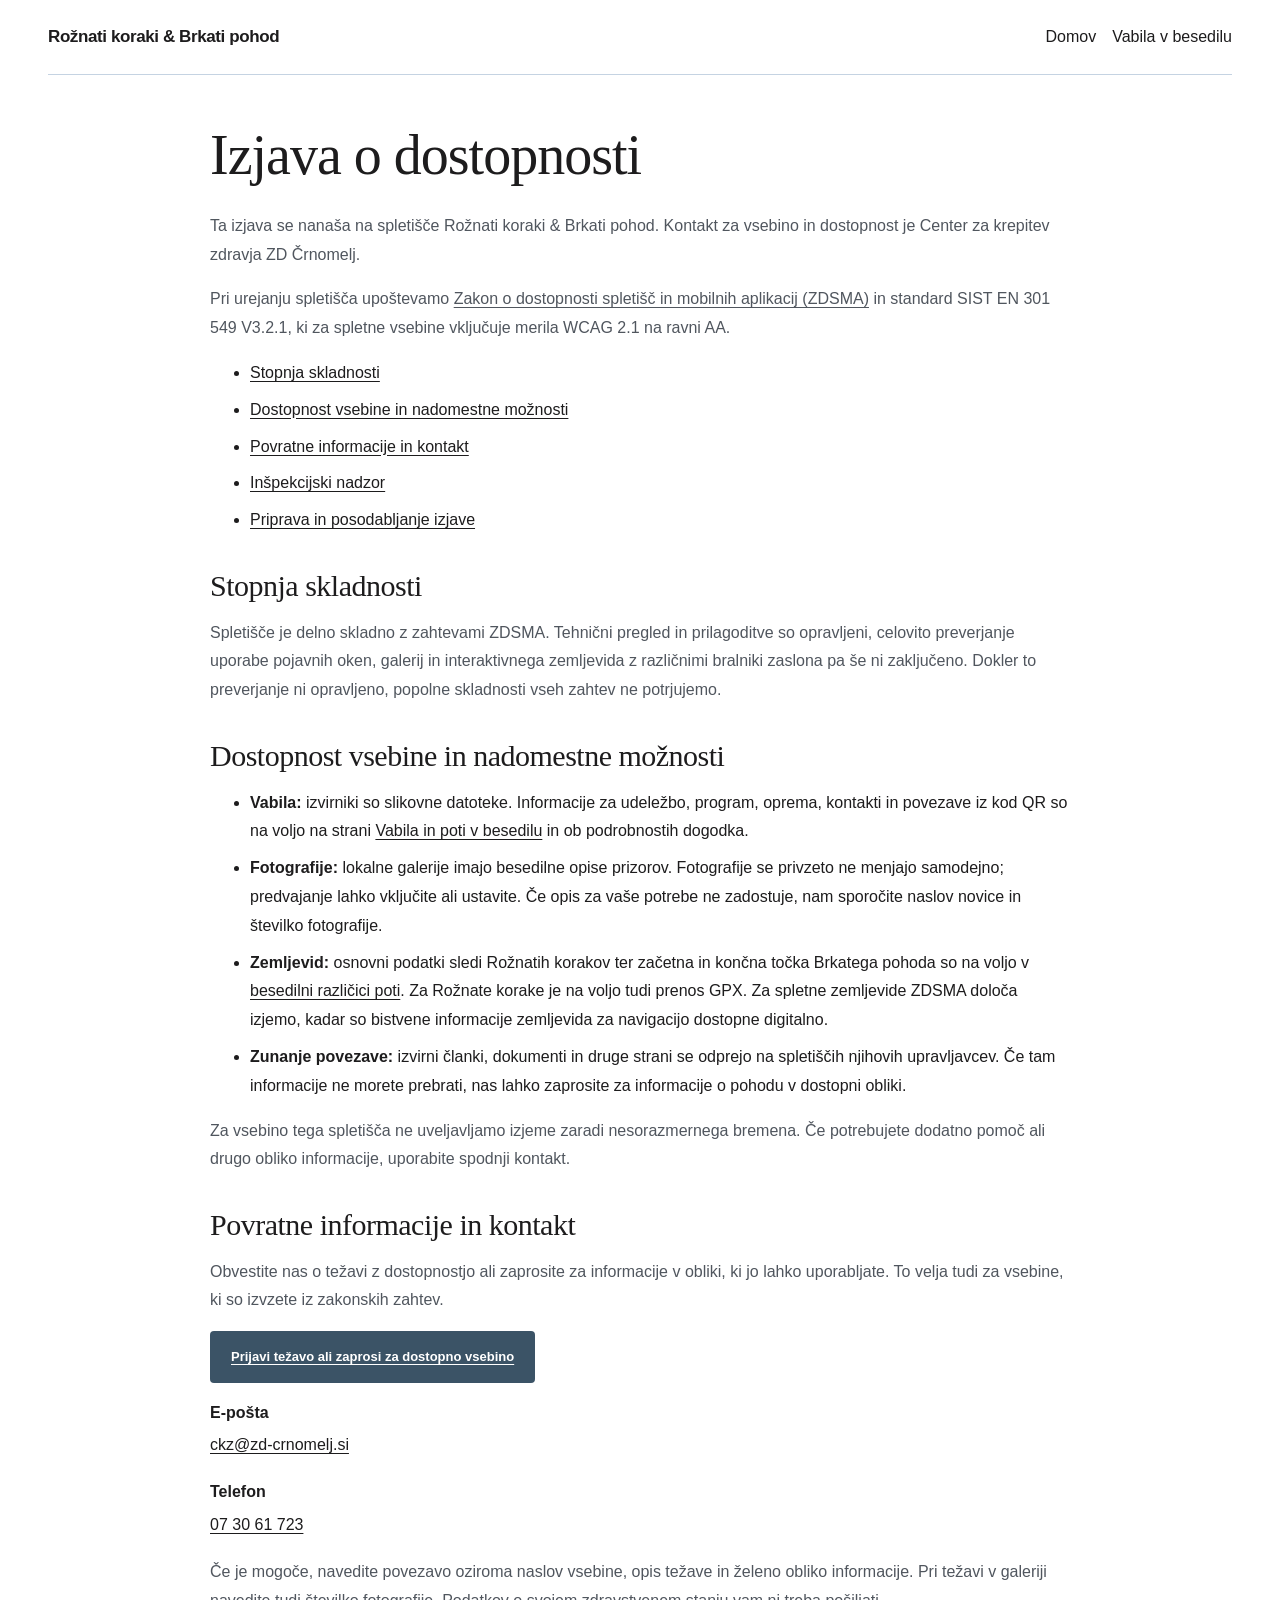
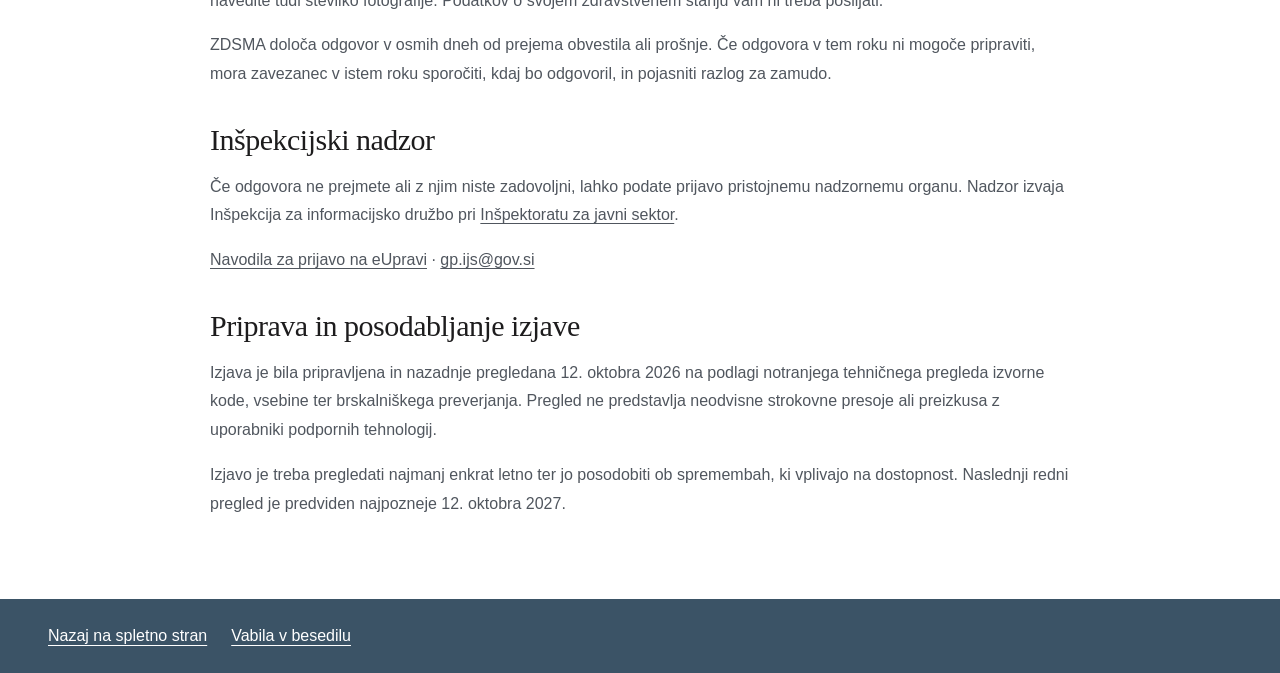
<file: public/dostopnost.html>
<!doctype html>
<html lang="sl">
<head>
  <meta charset="utf-8">
  <meta name="viewport" content="width=device-width, initial-scale=1">
  <title>Izjava o dostopnosti – Rožnati koraki &amp; Brkati pohod</title>
  <meta name="description" content="Dostopnost spletišča, nadomestne možnosti, prijava težav in informacije o nadzoru.">
  <link rel="stylesheet" href="css/styles.css?v=9">
  <link rel="stylesheet" href="css/accessibility.css?v=1">
</head>
<body>
  <a class="skip" href="#vsebina">Preskoči na vsebino</a>
  <header class="content-header wrap">
    <a class="brand" href="index.html">Rožnati koraki &amp; Brkati pohod</a>
    <nav aria-label="Glavna navigacija"><a href="index.html">Domov</a><a href="vabila.html">Vabila v besedilu</a></nav>
  </header>
  <main id="vsebina" tabindex="-1" class="content-page wrap">
    <h1>Izjava o dostopnosti</h1>
    <p>Ta izjava se nanaša na spletišče Rožnati koraki &amp; Brkati pohod. Kontakt za vsebino in dostopnost je Center za krepitev zdravja ZD Črnomelj.</p>
    <p>Pri urejanju spletišča upoštevamo <a href="https://pisrs.si/pregledPredpisa?id=ZAKO7718">Zakon o dostopnosti spletišč in mobilnih aplikacij (ZDSMA)</a> in standard SIST EN 301 549 V3.2.1, ki za spletne vsebine vključuje merila WCAG 2.1 na ravni AA.</p>
    <nav aria-label="Kazalo izjave"><ul><li><a href="#skladnost">Stopnja skladnosti</a></li><li><a href="#nadomestne-moznosti">Dostopnost vsebine in nadomestne možnosti</a></li><li><a href="#povratne-informacije">Povratne informacije in kontakt</a></li><li><a href="#nadzor">Inšpekcijski nadzor</a></li><li><a href="#priprava">Priprava in posodabljanje izjave</a></li></ul></nav>
    <section id="skladnost">
      <h2>Stopnja skladnosti</h2>
      <p>Spletišče je delno skladno z zahtevami ZDSMA. Tehnični pregled in prilagoditve so opravljeni, celovito preverjanje uporabe pojavnih oken, galerij in interaktivnega zemljevida z različnimi bralniki zaslona pa še ni zaključeno. Dokler to preverjanje ni opravljeno, popolne skladnosti vseh zahtev ne potrjujemo.</p>
    </section>
    <section id="nadomestne-moznosti">
      <h2>Dostopnost vsebine in nadomestne možnosti</h2>
      <ul>
        <li><strong>Vabila:</strong> izvirniki so slikovne datoteke. Informacije za udeležbo, program, oprema, kontakti in povezave iz kod QR so na voljo na strani <a href="vabila.html">Vabila in poti v besedilu</a> in ob podrobnostih dogodka.</li>
        <li><strong>Fotografije:</strong> lokalne galerije imajo besedilne opise prizorov. Fotografije se privzeto ne menjajo samodejno; predvajanje lahko vključite ali ustavite. Če opis za vaše potrebe ne zadostuje, nam sporočite naslov novice in številko fotografije.</li>
        <li><strong>Zemljevid:</strong> osnovni podatki sledi Rožnatih korakov ter začetna in končna točka Brkatega pohoda so na voljo v <a href="vabila.html#poti">besedilni različici poti</a>. Za Rožnate korake je na voljo tudi prenos GPX. Za spletne zemljevide ZDSMA določa izjemo, kadar so bistvene informacije zemljevida za navigacijo dostopne digitalno.</li>
        <li><strong>Zunanje povezave:</strong> izvirni članki, dokumenti in druge strani se odprejo na spletiščih njihovih upravljavcev. Če tam informacije ne morete prebrati, nas lahko zaprosite za informacije o pohodu v dostopni obliki.</li>
      </ul>
      <p>Za vsebino tega spletišča ne uveljavljamo izjeme zaradi nesorazmernega bremena. Če potrebujete dodatno pomoč ali drugo obliko informacije, uporabite spodnji kontakt.</p>
    </section>
    <section id="povratne-informacije">
      <h2>Povratne informacije in kontakt</h2>
      <p>Obvestite nas o težavi z dostopnostjo ali zaprosite za informacije v obliki, ki jo lahko uporabljate. To velja tudi za vsebine, ki so izvzete iz zakonskih zahtev.</p>
      <p><a class="button dark" href="mailto:ckz@zd-crnomelj.si?subject=Te%C5%BEava%20z%20dostopnostjo%20spleti%C5%A1%C4%8Da">Prijavi težavo ali zaprosi za dostopno vsebino</a></p>
      <dl><dt>E-pošta</dt><dd><a href="mailto:ckz@zd-crnomelj.si">ckz@zd-crnomelj.si</a></dd><dt>Telefon</dt><dd><a href="tel:+38673061723">07 30 61 723</a></dd></dl>
      <p>Če je mogoče, navedite povezavo oziroma naslov vsebine, opis težave in želeno obliko informacije. Pri težavi v galeriji navedite tudi številko fotografije. Podatkov o svojem zdravstvenem stanju vam ni treba pošiljati.</p>
      <p>ZDSMA določa odgovor v osmih dneh od prejema obvestila ali prošnje. Če odgovora v tem roku ni mogoče pripraviti, mora zavezanec v istem roku sporočiti, kdaj bo odgovoril, in pojasniti razlog za zamudo.</p>
    </section>
    <section id="nadzor">
      <h2>Inšpekcijski nadzor</h2>
      <p>Če odgovora ne prejmete ali z njim niste zadovoljni, lahko podate prijavo pristojnemu nadzornemu organu. Nadzor izvaja Inšpekcija za informacijsko družbo pri <a href="https://www.gov.si/drzavni-organi/organi-v-sestavi/inspektorat-za-javni-sektor/">Inšpektoratu za javni sektor</a>.</p>
      <p><a href="https://e-uprava.gov.si/podrocja/drzava-druzba/inspekcijski-postopki/prijava-javni-sektor.html?lang=si">Navodila za prijavo na eUpravi</a> · <a href="mailto:gp.ijs@gov.si">gp.ijs@gov.si</a></p>
    </section>
    <section id="priprava">
      <h2>Priprava in posodabljanje izjave</h2>
      <p>Izjava je bila pripravljena in nazadnje pregledana <time datetime="2026-10-12">12. oktobra 2026</time> na podlagi notranjega tehničnega pregleda izvorne kode, vsebine ter brskalniškega preverjanja. Pregled ne predstavlja neodvisne strokovne presoje ali preizkusa z uporabniki podpornih tehnologij.</p>
      <p>Izjavo je treba pregledati najmanj enkrat letno ter jo posodobiti ob spremembah, ki vplivajo na dostopnost. Naslednji redni pregled je predviden najpozneje <time datetime="2027-10-12">12. oktobra 2027</time>.</p>
    </section>
  </main>
  <footer class="content-footer"><div class="wrap"><a href="index.html">Nazaj na spletno stran</a><a href="vabila.html">Vabila v besedilu</a></div></footer>
</body>
</html>
</file>
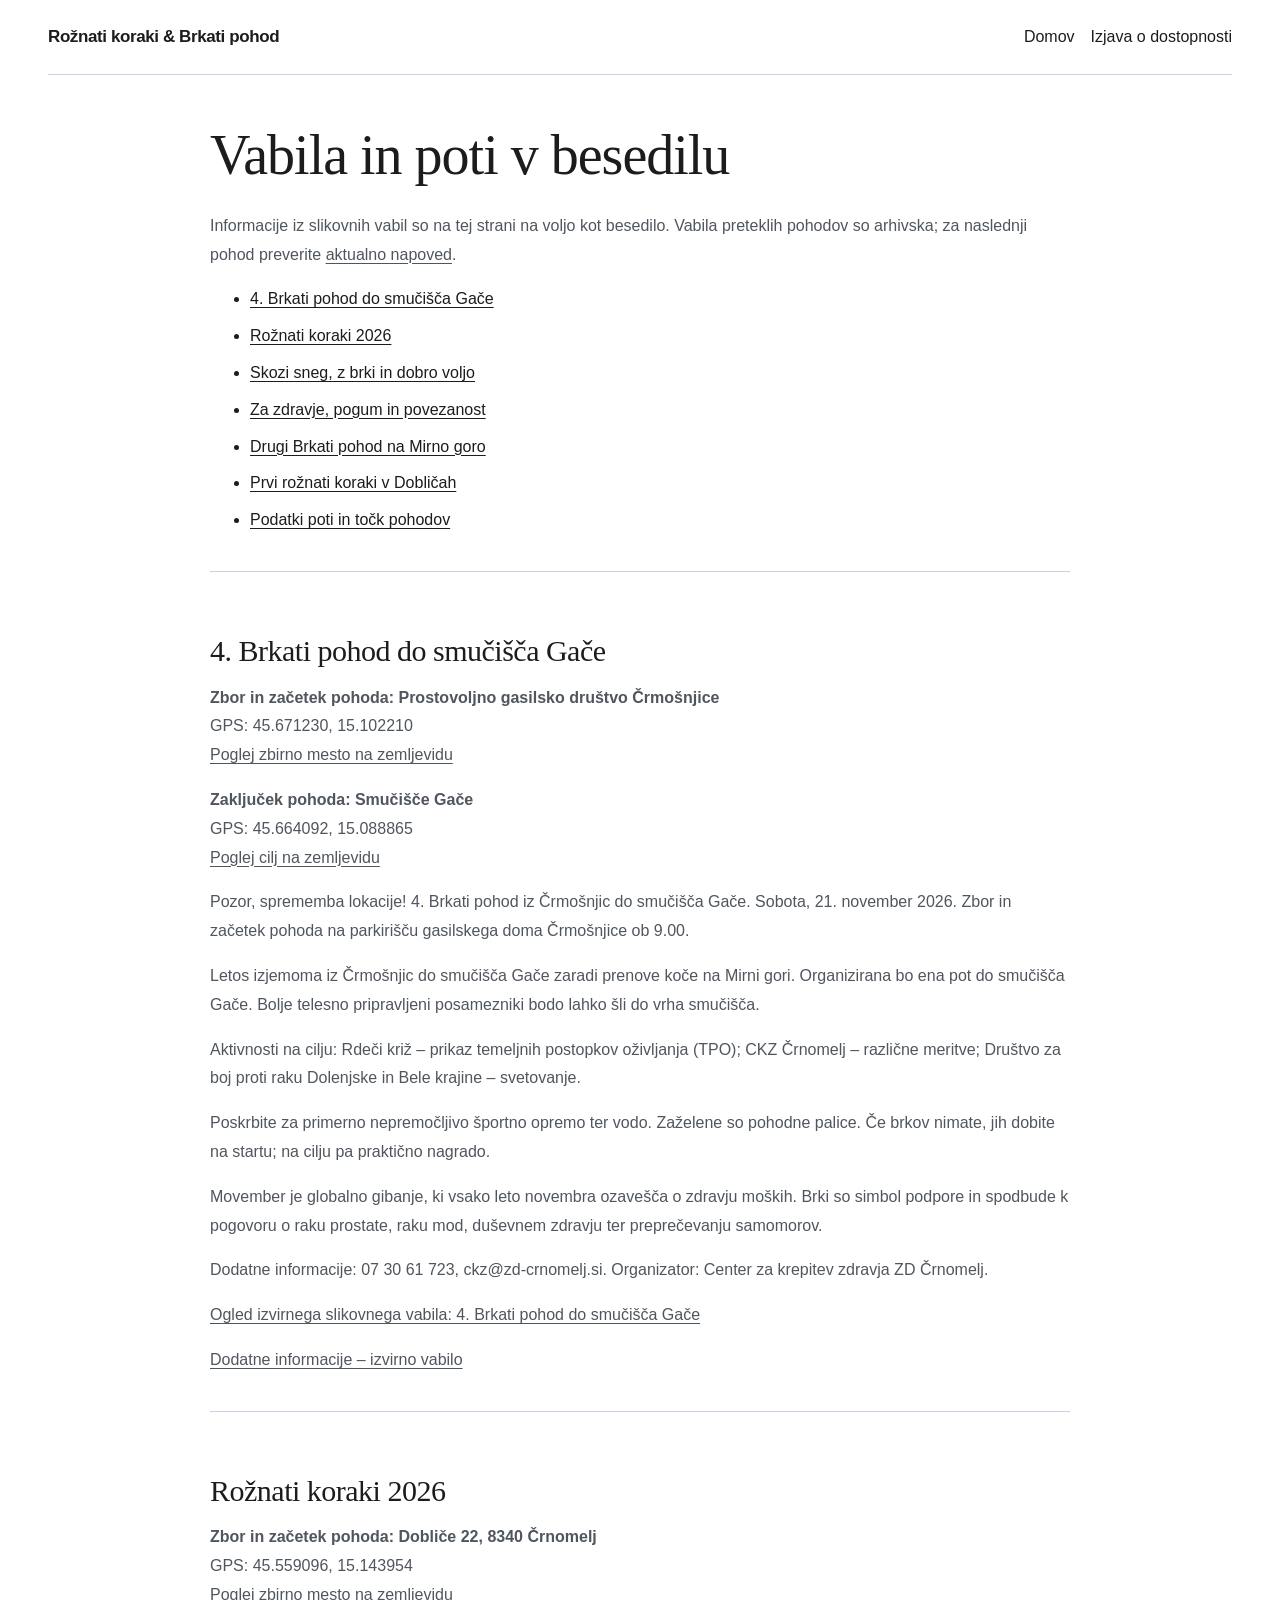
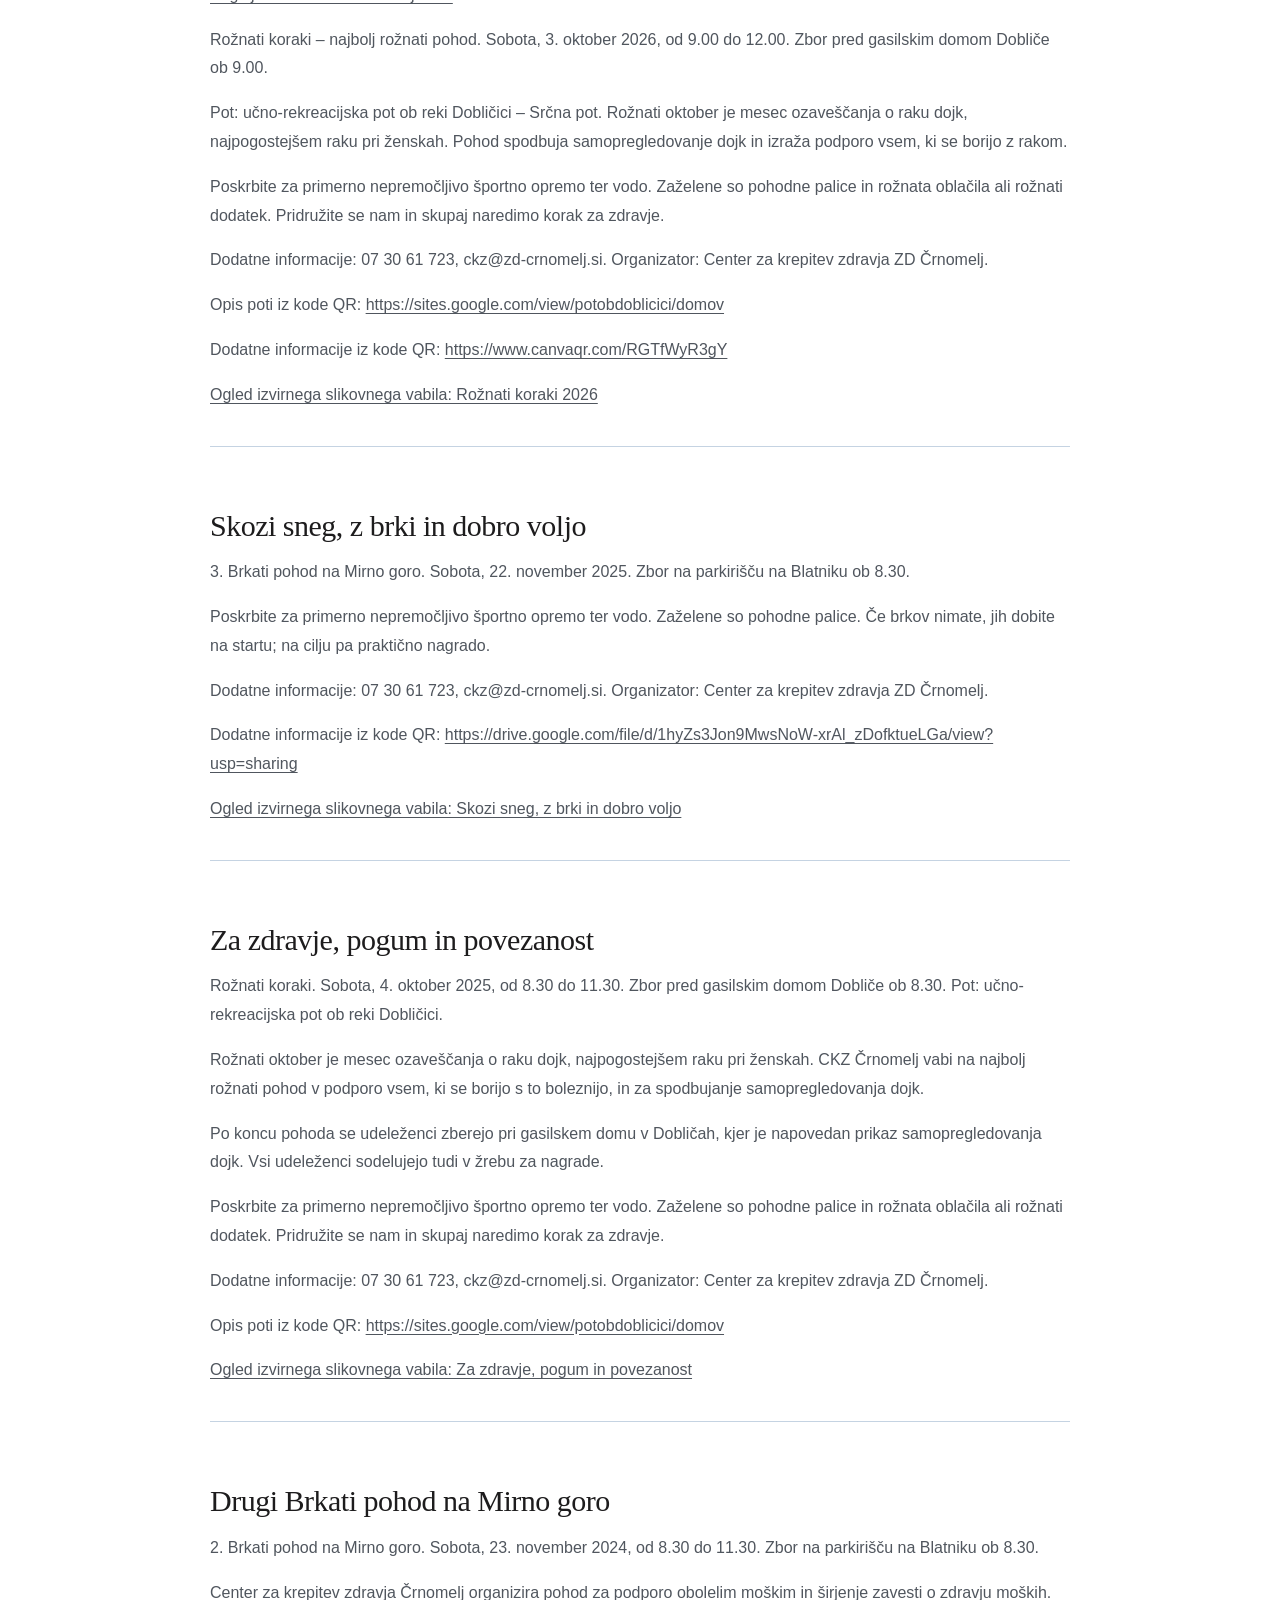
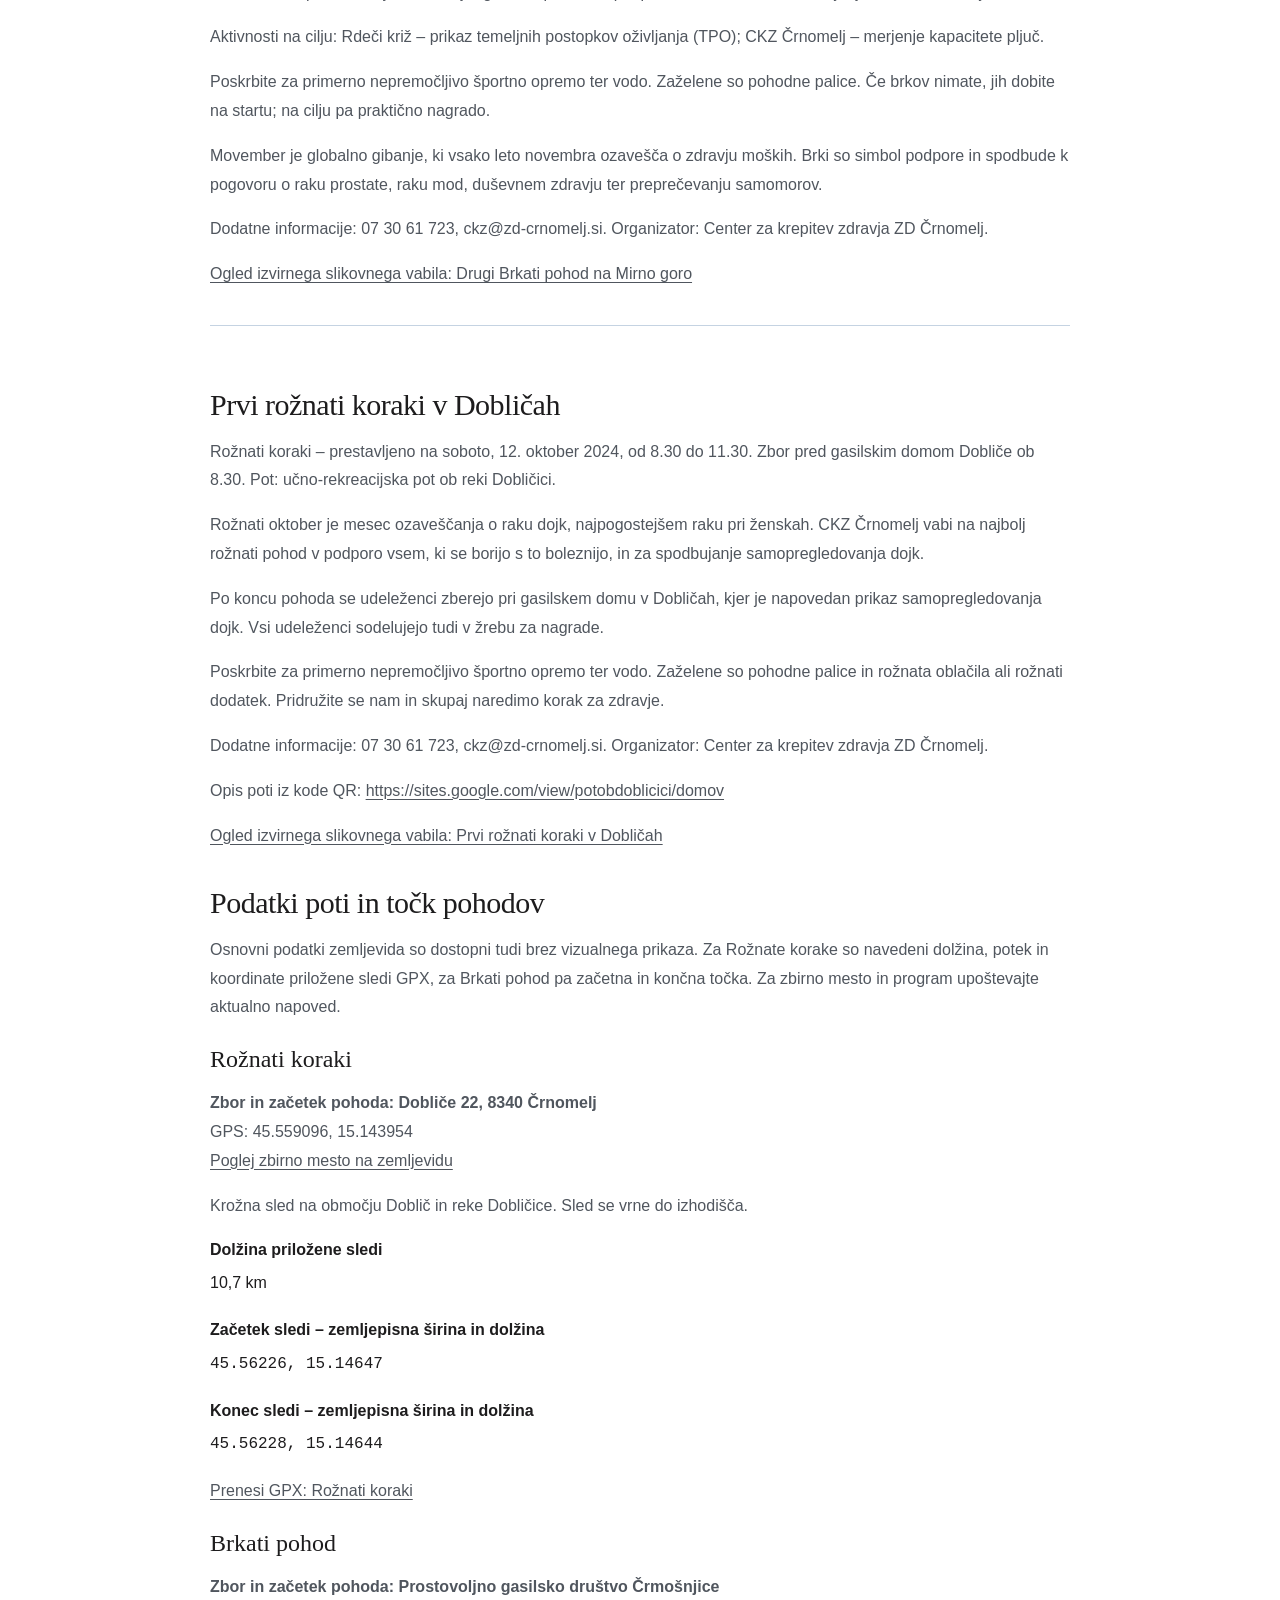
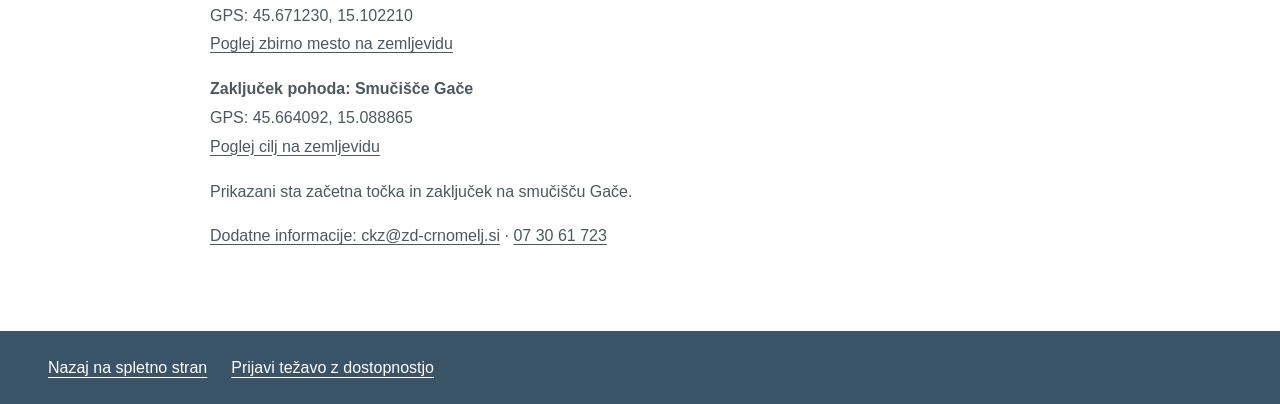
<file: public/vabila.html>
<!doctype html>
<html lang="sl"><head><meta charset="utf-8"><meta name="viewport" content="width=device-width, initial-scale=1">
<title>Vabila in poti v besedilu – Rožnati koraki &amp; Brkati pohod</title>
<link rel="stylesheet" href="css/styles.css?v=9"><link rel="stylesheet" href="css/accessibility.css?v=1"></head>
<body><a class="skip" href="#vsebina">Preskoči na vsebino</a>
<header class="content-header wrap"><a class="brand" href="index.html">Rožnati koraki &amp; Brkati pohod</a>
<nav aria-label="Glavna navigacija"><a href="index.html">Domov</a><a href="dostopnost.html">Izjava o dostopnosti</a></nav></header>
<main id="vsebina" tabindex="-1" class="content-page wrap"><h1>Vabila in poti v besedilu</h1>
<p>Informacije iz slikovnih vabil so na tej strani na voljo kot besedilo. Vabila preteklih pohodov so arhivska; za naslednji pohod preverite <a href="index.html#aktualno">aktualno napoved</a>.</p>
<nav aria-label="Kazalo vabil in poti"><ul><li><a href="#brkati-2026">4. Brkati pohod do smučišča Gače</a></li><li><a href="#roznati-2026">Rožnati koraki 2026</a></li><li><a href="#brkati-2025">Skozi sneg, z brki in dobro voljo</a></li><li><a href="#roznati-2025">Za zdravje, pogum in povezanost</a></li><li><a href="#brkati-2024">Drugi Brkati pohod na Mirno goro</a></li><li><a href="#roznati-2024">Prvi rožnati koraki v Dobličah</a></li><li><a href="#poti">Podatki poti in točk pohodov</a></li></ul></nav>
<section id="brkati-2026" class="poster-transcript"><h2>4. Brkati pohod do smučišča Gače</h2><p><strong>Zbor in začetek pohoda: Prostovoljno gasilsko društvo Črmošnjice</strong><br>GPS: 45.671230, 15.102210<br><a href="https://www.openstreetmap.org/?mlat=45.67122998088778&amp;mlon=15.102209622592966#map=16/45.67122998088778/15.102209622592966">Poglej zbirno mesto na zemljevidu</a></p><p><strong>Zaključek pohoda: Smučišče Gače</strong><br>GPS: 45.664092, 15.088865<br><a href="https://www.openstreetmap.org/?mlat=45.664092&amp;mlon=15.088865#map=16/45.664092/15.088865">Poglej cilj na zemljevidu</a></p><p>Pozor, sprememba lokacije! 4. Brkati pohod iz Črmošnjic do smučišča Gače. Sobota, 21. november 2026. Zbor in začetek pohoda na parkirišču gasilskega doma Črmošnjice ob 9.00.</p><p>Letos izjemoma iz Črmošnjic do smučišča Gače zaradi prenove koče na Mirni gori. Organizirana bo ena pot do smučišča Gače. Bolje telesno pripravljeni posamezniki bodo lahko šli do vrha smučišča.</p><p>Aktivnosti na cilju: Rdeči križ – prikaz temeljnih postopkov oživljanja (TPO); CKZ Črnomelj – različne meritve; Društvo za boj proti raku Dolenjske in Bele krajine – svetovanje.</p><p>Poskrbite za primerno nepremočljivo športno opremo ter vodo. Zaželene so pohodne palice. Če brkov nimate, jih dobite na startu; na cilju pa praktično nagrado.</p><p>Movember je globalno gibanje, ki vsako leto novembra ozavešča o zdravju moških. Brki so simbol podpore in spodbude k pogovoru o raku prostate, raku mod, duševnem zdravju ter preprečevanju samomorov.</p><p>Dodatne informacije: 07 30 61 723, ckz@zd-crnomelj.si. Organizator: Center za krepitev zdravja ZD Črnomelj.</p><p><a href="assets/vabila/brkati-2026.jpg">Ogled izvirnega slikovnega vabila: 4. Brkati pohod do smučišča Gače</a></p><p><a href="assets/vabila/brkati-2026-dodatne-informacije.jpg">Dodatne informacije – izvirno vabilo</a></p></section><section id="roznati-2026" class="poster-transcript"><h2>Rožnati koraki 2026</h2><p><strong>Zbor in začetek pohoda: Dobliče 22, 8340 Črnomelj</strong><br>GPS: 45.559096, 15.143954<br><a href="https://www.openstreetmap.org/?mlat=45.559096&amp;mlon=15.143954#map=16/45.559096/15.143954">Poglej zbirno mesto na zemljevidu</a></p><p>Rožnati koraki – najbolj rožnati pohod. Sobota, 3. oktober 2026, od 9.00 do 12.00. Zbor pred gasilskim domom Dobliče ob 9.00.</p><p>Pot: učno-rekreacijska pot ob reki Dobličici – Srčna pot. Rožnati oktober je mesec ozaveščanja o raku dojk, najpogostejšem raku pri ženskah. Pohod spodbuja samopregledovanje dojk in izraža podporo vsem, ki se borijo z rakom.</p><p>Poskrbite za primerno nepremočljivo športno opremo ter vodo. Zaželene so pohodne palice in rožnata oblačila ali rožnati dodatek. Pridružite se nam in skupaj naredimo korak za zdravje.</p><p>Dodatne informacije: 07 30 61 723, ckz@zd-crnomelj.si. Organizator: Center za krepitev zdravja ZD Črnomelj.</p><p>Opis poti iz kode QR: <a href="https://sites.google.com/view/potobdoblicici/domov">https://sites.google.com/view/potobdoblicici/domov</a></p><p>Dodatne informacije iz kode QR: <a href="https://www.canvaqr.com/RGTfWyR3gY">https://www.canvaqr.com/RGTfWyR3gY</a></p><p><a href="assets/vabila/roznati-2026.webp">Ogled izvirnega slikovnega vabila: Rožnati koraki 2026</a></p></section><section id="brkati-2025" class="poster-transcript"><h2>Skozi sneg, z brki in dobro voljo</h2><p>3. Brkati pohod na Mirno goro. Sobota, 22. november 2025. Zbor na parkirišču na Blatniku ob 8.30.</p><p>Poskrbite za primerno nepremočljivo športno opremo ter vodo. Zaželene so pohodne palice. Če brkov nimate, jih dobite na startu; na cilju pa praktično nagrado.</p><p>Dodatne informacije: 07 30 61 723, ckz@zd-crnomelj.si. Organizator: Center za krepitev zdravja ZD Črnomelj.</p><p>Dodatne informacije iz kode QR: <a href="https://drive.google.com/file/d/1hyZs3Jon9MwsNoW-xrAl_zDofktueLGa/view?usp=sharing">https://drive.google.com/file/d/1hyZs3Jon9MwsNoW-xrAl_zDofktueLGa/view?usp=sharing</a></p><p><a href="assets/vabila/brkati-2025.webp">Ogled izvirnega slikovnega vabila: Skozi sneg, z brki in dobro voljo</a></p></section><section id="roznati-2025" class="poster-transcript"><h2>Za zdravje, pogum in povezanost</h2><p>Rožnati koraki. Sobota, 4. oktober 2025, od 8.30 do 11.30. Zbor pred gasilskim domom Dobliče ob 8.30. Pot: učno-rekreacijska pot ob reki Dobličici.</p><p>Rožnati oktober je mesec ozaveščanja o raku dojk, najpogostejšem raku pri ženskah. CKZ Črnomelj vabi na najbolj rožnati pohod v podporo vsem, ki se borijo s to boleznijo, in za spodbujanje samopregledovanja dojk.</p><p>Po koncu pohoda se udeleženci zberejo pri gasilskem domu v Dobličah, kjer je napovedan prikaz samopregledovanja dojk. Vsi udeleženci sodelujejo tudi v žrebu za nagrade.</p><p>Poskrbite za primerno nepremočljivo športno opremo ter vodo. Zaželene so pohodne palice in rožnata oblačila ali rožnati dodatek. Pridružite se nam in skupaj naredimo korak za zdravje.</p><p>Dodatne informacije: 07 30 61 723, ckz@zd-crnomelj.si. Organizator: Center za krepitev zdravja ZD Črnomelj.</p><p>Opis poti iz kode QR: <a href="https://sites.google.com/view/potobdoblicici/domov">https://sites.google.com/view/potobdoblicici/domov</a></p><p><a href="assets/vabila/roznati-2025.webp">Ogled izvirnega slikovnega vabila: Za zdravje, pogum in povezanost</a></p></section><section id="brkati-2024" class="poster-transcript"><h2>Drugi Brkati pohod na Mirno goro</h2><p>2. Brkati pohod na Mirno goro. Sobota, 23. november 2024, od 8.30 do 11.30. Zbor na parkirišču na Blatniku ob 8.30.</p><p>Center za krepitev zdravja Črnomelj organizira pohod za podporo obolelim moškim in širjenje zavesti o zdravju moških.</p><p>Aktivnosti na cilju: Rdeči križ – prikaz temeljnih postopkov oživljanja (TPO); CKZ Črnomelj – merjenje kapacitete pljuč.</p><p>Poskrbite za primerno nepremočljivo športno opremo ter vodo. Zaželene so pohodne palice. Če brkov nimate, jih dobite na startu; na cilju pa praktično nagrado.</p><p>Movember je globalno gibanje, ki vsako leto novembra ozavešča o zdravju moških. Brki so simbol podpore in spodbude k pogovoru o raku prostate, raku mod, duševnem zdravju ter preprečevanju samomorov.</p><p>Dodatne informacije: 07 30 61 723, ckz@zd-crnomelj.si. Organizator: Center za krepitev zdravja ZD Črnomelj.</p><p><a href="assets/vabila/brkati-2024.webp">Ogled izvirnega slikovnega vabila: Drugi Brkati pohod na Mirno goro</a></p></section><section id="roznati-2024" class="poster-transcript"><h2>Prvi rožnati koraki v Dobličah</h2><p>Rožnati koraki – prestavljeno na soboto, 12. oktober 2024, od 8.30 do 11.30. Zbor pred gasilskim domom Dobliče ob 8.30. Pot: učno-rekreacijska pot ob reki Dobličici.</p><p>Rožnati oktober je mesec ozaveščanja o raku dojk, najpogostejšem raku pri ženskah. CKZ Črnomelj vabi na najbolj rožnati pohod v podporo vsem, ki se borijo s to boleznijo, in za spodbujanje samopregledovanja dojk.</p><p>Po koncu pohoda se udeleženci zberejo pri gasilskem domu v Dobličah, kjer je napovedan prikaz samopregledovanja dojk. Vsi udeleženci sodelujejo tudi v žrebu za nagrade.</p><p>Poskrbite za primerno nepremočljivo športno opremo ter vodo. Zaželene so pohodne palice in rožnata oblačila ali rožnati dodatek. Pridružite se nam in skupaj naredimo korak za zdravje.</p><p>Dodatne informacije: 07 30 61 723, ckz@zd-crnomelj.si. Organizator: Center za krepitev zdravja ZD Črnomelj.</p><p>Opis poti iz kode QR: <a href="https://sites.google.com/view/potobdoblicici/domov">https://sites.google.com/view/potobdoblicici/domov</a></p><p><a href="assets/vabila/roznati-2024.webp">Ogled izvirnega slikovnega vabila: Prvi rožnati koraki v Dobličah</a></p></section><section id="poti"><h2>Podatki poti in točk pohodov</h2>
<p>Osnovni podatki zemljevida so dostopni tudi brez vizualnega prikaza. Za Rožnate korake so navedeni dolžina, potek in koordinate priložene sledi GPX, za Brkati pohod pa začetna in končna točka. Za zbirno mesto in program upoštevajte aktualno napoved.</p>
<section id="roznati-pot"><h3>Rožnati koraki</h3>
<p><strong>Zbor in začetek pohoda: Dobliče 22, 8340 Črnomelj</strong><br>GPS: 45.559096, 15.143954<br><a href="https://www.openstreetmap.org/?mlat=45.559096&amp;mlon=15.143954#map=16/45.559096/15.143954">Poglej zbirno mesto na zemljevidu</a></p><p>Krožna sled na območju Doblič in reke Dobličice. Sled se vrne do izhodišča.</p><dl><dt>Dolžina priložene sledi</dt><dd>10,7 km</dd>
<dt>Začetek sledi – zemljepisna širina in dolžina</dt><dd><code>45.56226, 15.14647</code></dd>
<dt>Konec sledi – zemljepisna širina in dolžina</dt><dd><code>45.56228, 15.14644</code></dd></dl>
<p><a href="assets/gpx/Roznati-koraki.gpx" download>Prenesi GPX: Rožnati koraki</a></p></section><section id="brkati-pot"><h3>Brkati pohod</h3><p><strong>Zbor in začetek pohoda: Prostovoljno gasilsko društvo Črmošnjice</strong><br>GPS: 45.671230, 15.102210<br><a href="https://www.openstreetmap.org/?mlat=45.67122998088778&amp;mlon=15.102209622592966#map=16/45.67122998088778/15.102209622592966">Poglej zbirno mesto na zemljevidu</a></p><p><strong>Zaključek pohoda: Smučišče Gače</strong><br>GPS: 45.664092, 15.088865<br><a href="https://www.openstreetmap.org/?mlat=45.664092&amp;mlon=15.088865#map=16/45.664092/15.088865">Poglej cilj na zemljevidu</a></p><p>Prikazani sta začetna točka in zaključek na smučišču Gače.</p></section></section>
<p><a href="mailto:ckz@zd-crnomelj.si">Dodatne informacije: ckz@zd-crnomelj.si</a> · <a href="tel:+38673061723">07 30 61 723</a></p></main>
<footer class="content-footer"><div class="wrap"><a href="index.html">Nazaj na spletno stran</a><a href="dostopnost.html#povratne-informacije">Prijavi težavo z dostopnostjo</a></div></footer></body></html>
</file>
<file: public/css/styles.css>
@charset "UTF-8";
/* Barve iz vabil: rožnata #EB7F9F, modra #5C7A91,
   svetlo modra #D4E0EE, oranžna #FB8500; temne različice za berljivo besedilo. */
:root{--paper:#ffffff;--ink:#1d1c1d;--muted:#50565e;--pink:#eb7f9f;--pink-ink:#a2385b;--pink-heading:#bf4a70;--pink-light:#fef2f6;--blue:#5c7a91;--blue-ink:#3b5366;--blue-light:#d4e0ee;--orange:#fb8500;--line:#c5d3e2;--serif:Georgia,'Times New Roman',serif}
*{box-sizing:border-box}html{scroll-behavior:smooth;scroll-padding-top:32px}body{margin:0;background:var(--paper);color:var(--ink);font-family:'Segoe UI',Arial,sans-serif;font-size:16px;line-height:1.65}body.modal-open{overflow:hidden}button,input,select{font:inherit}button,a,select{-webkit-tap-highlight-color:transparent}button,a{touch-action:manipulation}a{color:inherit;text-decoration:none}button{cursor:pointer;color:inherit}img{max-width:100%;display:block}button{border:0}button:disabled{cursor:default;opacity:.4}a:focus-visible,button:focus-visible,select:focus-visible{outline:3px solid var(--pink);outline-offset:5px}h1,h2,h3,p{margin:0}h1,h2,h3{font-weight:400}h1,h2,h3{font-family:var(--serif);line-height:1.12}em{font-weight:400}p{color:var(--muted)}.wrap{max-width:1240px;width:calc(100% - 96px);margin-inline:auto}.header{height:112px;display:flex;align-items:center;justify-content:space-between;border-bottom:1px solid var(--line)}.brand{display:flex;align-items:center;gap:12px;font-size:17px;font-weight:650;line-height:1.3;letter-spacing:-.4px}.brand i{font-family:var(--serif);font-weight:400}.header nav{display:flex;align-items:center;gap:34px;font-size:14px}.header nav a:hover{color:var(--pink-ink)}.nav-contact{border:1px solid var(--blue);padding:10px 19px;border-radius:4px}.nav-contact span{margin-left:18px}.menu-toggle{display:none}.hero{display:grid;grid-template-columns:1.05fr 1fr;align-items:center;min-height:696px;padding-top:52px;padding-bottom:68px;gap:30px}.eyebrow{font-size:11px;letter-spacing:2px;font-weight:650;color:var(--ink);line-height:1.6}.little-dot{display:inline-block;width:7px;height:7px;border-radius:50%;background:var(--pink);margin-right:8px;vertical-align:middle}h1{font-size:clamp(62px,6.5vw,88px);letter-spacing:-4px;margin:24px 0}h1 em{color:var(--pink-heading)}.intro{font-size:16px;max-width:435px;line-height:1.85}.hero-actions{display:flex;align-items:center;gap:24px;margin-top:29px;flex-wrap:wrap}.button{display:inline-flex;align-items:center;justify-content:center;gap:24px;padding:14px 21px;border-radius:4px;font-size:13px;font-weight:600}.dark{background:var(--blue-ink);color:white}.dark:hover{background:var(--blue-ink)}.text-link{display:inline-flex;align-items:center;gap:18px;background:none;font-weight:600;font-size:13px;padding:0 0 5px;border-bottom:1px solid currentColor}.text-link:hover{color:var(--pink-ink)}.hero-note{display:flex;align-items:center;gap:10px;font-size:12px;margin-top:30px;color:var(--muted)}.hero-note span{font-size:25px;color:var(--pink)}.hero-art{position:relative;height:510px}.orbit{position:absolute;width:470px;height:470px;max-width:100%;border-radius:50%;background:var(--blue-light);left:3%;top:26px}.orbit:after{content:'';position:absolute;inset:-17px;border:1px dashed var(--blue);border-radius:50%}.poster{position:absolute;width:49%;padding:11px 11px 0;border-radius:6px;box-shadow:0 17px 35px #5c7a9124}.poster img{width:100%;aspect-ratio:565/800;object-fit:cover;border-radius:2px}.poster span{height:37px;display:flex;justify-content:space-between;align-items:center;font-size:9px;letter-spacing:1.4px}.poster b{font-size:19px;font-weight:400}.poster-pink{left:0;top:20px;background:var(--pink-light);transform:rotate(-8deg);z-index:2}.poster-blue{right:0;top:124px;background:var(--blue-light);transform:rotate(8deg)}.poster-pink:hover{transform:rotate(-5deg) translateY(-5px)}.poster-blue:hover{transform:rotate(5deg) translateY(-5px);z-index:3}.art-label{position:absolute;top:23px;right:0;font-family:var(--serif);font-style:italic;transform:rotate(8deg);font-size:20px}.round-note{position:absolute;z-index:4;left:36%;top:56%;width:103px;height:103px;display:flex;flex-direction:column;justify-content:center;align-items:center;background:var(--pink);border:1px solid var(--pink);border-radius:50%;box-shadow:0 4px 10px #5c7a9110;transform:rotate(-12deg);font-size:13px;line-height:1.4}.round-note em{font-family:var(--serif);font-size:25px}.art-footnote{position:absolute;bottom:-10px;left:5px;font-size:11px}.values-strip{border-block:1px solid var(--line);background:var(--pink)}.values-strip .wrap{display:flex;align-items:center;justify-content:space-between;gap:20px;min-height:67px;font-size:10px;letter-spacing:1.8px;font-weight:600}.values-strip i{font-size:22px;font-weight:400;font-style:normal;color:var(--pink-ink)}.section{padding-block:90px}.section-heading{display:flex;align-items:end;justify-content:space-between;gap:40px;margin-bottom:36px}.section-heading h2{margin-top:15px}h2{font-size:46px;letter-spacing:-1.8px}.section-heading>p{max-width:330px;font-size:14px}.walks{display:grid;grid-template-columns:1fr 1fr;gap:24px}.walk{position:relative;padding:37px;border-radius:7px;overflow:hidden}.pink{background:var(--pink-light);--accent:var(--pink-ink);border-top:5px solid var(--pink)}.blue{background:var(--blue-light);--accent:var(--blue-ink);border-top:5px solid var(--blue)}.walk-season{font-size:10px;font-weight:650;letter-spacing:1.7px;color:var(--accent)}.walk-symbol{position:absolute;right:34px;top:32px;font-size:57px;color:var(--accent);line-height:1}.moustache{width:64px;height:34px;top:45px}.walk h3{font-size:40px;margin:40px 0 22px;letter-spacing:-1px}.walk h3 em{color:var(--accent)}.walk p{font-size:14px;color:var(--muted);max-width:455px;min-height:116px}.walk-meta{border-top:1px solid #5c7a9133;display:flex;flex-direction:column;gap:4px;margin-top:27px;padding-top:17px;font-size:12px}.walk .text-link{margin-top:25px}.upcoming-section{background:var(--blue-light);border-block:1px solid var(--line)}.upcoming{display:grid;grid-template-columns:1fr 1fr;gap:90px;align-items:center}.upcoming h2{margin-top:20px}.upcoming h3{font-size:28px;margin:16px 0}.upcoming p:not(.eyebrow){font-size:14px}.upcoming .text-link{margin-top:25px}.status{font-size:10px;font-weight:650;letter-spacing:1.1px}.status .little-dot{background:var(--orange);box-shadow:0 0 0 4px #fb850022}.filter-bar{display:flex;justify-content:space-between;gap:20px;align-items:center;border-bottom:1px solid var(--line);padding-bottom:24px;margin-bottom:30px}.filters{display:flex;gap:8px;flex-wrap:wrap}.filters button{padding:9px 17px;border-radius:4px;border:1px solid transparent;background:transparent;font-size:12px}.filters button:hover{border-color:var(--blue)}.filters button.active{background:var(--blue-ink);color:white}.filter-dot{display:inline-block;width:6px;height:6px;border-radius:50%;margin-right:7px}.pink-dot{background:var(--pink)}.blue-dot{background:var(--blue)}.year-label{font-size:12px;white-space:nowrap}.year-label select{margin-left:10px;border:1px solid var(--blue);padding:8px 27px 8px 10px;background:transparent;color:var(--ink);border-radius:4px;font-size:12px}.event-grid{display:grid;grid-template-columns:repeat(3,1fr);gap:42px 25px}.event-card{min-width:0}.event-image{width:100%;height:255px;position:relative;overflow:hidden;border-radius:5px;background:var(--blue-light);display:flex;justify-content:center;align-items:center;padding:0}.event-image img{height:100%;width:100%;object-fit:contain;transition:transform .35s}.event-image:hover img{transform:scale(1.04)}.event-image.roznati{background:var(--pink-light)}.event-image.brkati{background:var(--blue-light)}.image-label{position:absolute;bottom:12px;left:12px;background:var(--paper);padding:3px 10px;border-radius:3px;font-size:10px;color:var(--ink)}.archive-graphic{font-size:100px;font-family:var(--serif);color:var(--blue);line-height:1;text-align:center}.archive-graphic small{font-family:'Segoe UI',sans-serif;font-size:11px;display:block;letter-spacing:3px;margin-top:20px}.event-meta{font-size:10px;letter-spacing:.6px;margin:18px 0 10px;display:flex;align-items:center;gap:8px;color:var(--muted)}.event-meta .tag{color:var(--pink-ink);font-weight:650}.event-meta .tag.brkati{color:var(--blue-ink)}.event-card h3{font-size:26px;letter-spacing:-.5px;margin-bottom:13px}.event-card>p{font-size:13px;line-height:1.8}.event-card .text-link{margin-top:20px}.empty-results{grid-column:1/-1;text-align:center;padding:50px;border:1px dashed var(--line);border-radius:4px}.together{padding:60px 60px 65px;background:var(--pink-light);position:relative;display:flex;gap:36px;overflow:hidden;border-radius:5px;margin-bottom:90px}.together-mark{font-size:64px;color:var(--pink);line-height:1}.together h2{margin:15px 0 24px}.together p:not(.eyebrow){font-size:14px;max-width:445px}.together .text-link{margin-top:25px}.together-word{position:absolute;right:35px;bottom:5px;font-size:120px;font-family:var(--serif);font-style:italic;letter-spacing:-7px;color:var(--pink);transform:rotate(-13deg);pointer-events:none}.footer{background:var(--blue-ink);color:#ffffff;padding-top:62px}.footer .eyebrow{color:var(--pink)}.footer h2{font-size:39px;margin-top:18px}.footer-main{display:flex;justify-content:space-between;padding-bottom:55px;gap:35px}.contact{width:39%}.contact p{color:var(--blue-light);font-size:12px}.contact h3{font-family:inherit;font-size:17px;line-height:1.6;margin:8px 0 17px}.contact a{display:block;font-size:14px;margin-top:5px}.contact a:hover{color:var(--pink)}.footer-bottom{border-top:1px solid var(--blue);display:flex;gap:24px;justify-content:space-between;padding-block:23px;font-size:10px;color:var(--blue-light)}.sr-only,.skip:not(:focus){position:absolute;width:1px;height:1px;overflow:hidden;clip-path:inset(50%);white-space:nowrap}.skip:focus{position:fixed;z-index:20;top:10px;left:10px;background:white;padding:10px}dialog{border:0;border-radius:10px;width:min(900px,calc(100% - 30px));max-height:90vh;padding:40px;color:var(--ink);background:var(--paper)}dialog::backdrop{background:#1d1c1dcc;backdrop-filter:blur(4px)}.dialog-close{position:sticky;float:right;top:0;margin:-20px -20px 0 0;border-radius:50%;height:40px;width:40px;font-size:29px;background:var(--blue-light);z-index:2;line-height:1}.detail-head{padding-right:24px}.detail-head h2{font-size:37px;margin:12px 0 25px}.detail-layout{display:grid;grid-template-columns:200px 1fr;gap:28px}.detail-poster{border-radius:5px}.detail-layout p{font-size:14px;margin-bottom:14px}.detail-info{display:flex;gap:15px;flex-wrap:wrap;font-size:12px;background:var(--blue-light);padding:15px;border-radius:5px;margin:20px 0}.source-link{font-size:12px;text-decoration:underline;text-underline-offset:3px}.gallery{overflow-anchor:none;border-top:1px solid var(--line);padding-top:28px;margin-top:30px}.gallery h3{font-size:25px;margin-bottom:16px}.gallery-empty{padding:25px;background:var(--pink-light);border-radius:4px;font-size:14px}.gallery-frame{height:440px;position:relative;background:#1d1c1d;border-radius:5px;overflow:hidden}.gallery-frame img{width:100%;height:100%;object-fit:contain}.gallery-caption{font-size:12px;margin-top:8px;min-height:20px}.gallery-controls{display:flex;justify-content:space-between;align-items:center;margin-top:14px;gap:10px}.gallery-controls button{border:1px solid var(--blue);border-radius:4px;background:transparent;padding:8px 15px;min-width:44px}.gallery-controls button:hover{background:var(--blue-light)}.gallery-controls span{font-size:12px}.gallery-loading{font-size:13px;margin:12px 0}.gallery-error{background:var(--pink-light);color:var(--pink-ink);padding:12px;border-radius:4px;font-size:13px}.poster-caption{font-size:11px;margin-top:8px;display:block}.calendar-link{margin-top:18px}
@media(min-width:1450px){.hero{min-height:735px}.hero-art{height:550px}.poster{width:47%}.poster-blue{top:142px}}
@media(max-width:1050px){.wrap{width:calc(100% - 56px)}.header nav{gap:22px}.hero{gap:24px;min-height:620px}.hero-art{height:420px}.poster-blue{top:110px}.art-label{font-size:16px}.round-note{width:83px;height:83px;top:57%}.round-note em{font-size:21px}h1{font-size:70px}.hero-actions{gap:18px}.orbit{height:350px;width:350px}.art-footnote{bottom:-8px}.walk{padding:27px}.walk h3{font-size:34px}.walk p{min-height:140px}.event-image{height:225px}.section-heading>p{max-width:290px}.together-word{right:20px;font-size:90px}.upcoming{gap:45px}}
@media(max-width:760px){.wrap{width:calc(100% - 40px)}.header{height:88px;position:relative}.brand{font-size:15px}.brand img{width:36px;height:36px}.menu-toggle{display:block;padding:10px 0 10px 15px;background:none;font-size:13px}.menu-toggle span{margin-left:7px}.header nav{display:none;position:absolute;top:87px;left:-20px;right:-20px;background:var(--paper);padding:24px;z-index:10;box-shadow:0 12px 15px #5c7a9115;align-items:stretch}.header nav.open{display:flex;flex-direction:column}.nav-contact{align-self:flex-start}.hero{grid-template-columns:1fr;padding-top:42px;padding-bottom:35px;gap:30px}.hero-copy{max-width:570px}.eyebrow{font-size:10px;letter-spacing:1.5px}h1{font-size:70px;line-height:1.01;letter-spacing:-3px;margin:23px 0}.intro{font-size:15px;max-width:440px}.hero-note{margin-top:23px}.hero-art{width:min(450px,100%);margin:auto;height:470px}.poster{width:46%}.poster-pink{left:6px}.poster-blue{right:5px;top:95px}.orbit{height:360px;width:360px;max-width:90%;left:5%}.round-note{left:40%;top:48%}.art-label{right:15px;top:6px}.art-footnote{bottom:5px;left:10px}.values-strip .wrap{flex-wrap:wrap;justify-content:center;gap:10px 20px;padding-block:18px;font-size:9px;letter-spacing:1px}.values-strip i{font-size:16px}.values-strip i:last-of-type,.values-strip span:last-child{display:none}.section{padding-block:58px}.section-heading{display:block;margin-bottom:27px}h2{font-size:37px;letter-spacing:-1.3px}.section-heading>p{max-width:420px;margin-top:20px}.walks{grid-template-columns:1fr;gap:17px}.walk{padding:28px}.walk h3{font-size:37px}.walk p{min-height:0;max-width:none}.walk-meta{margin-top:22px}.upcoming{grid-template-columns:1fr;gap:30px}.upcoming h3{font-size:26px}.filter-bar{align-items:flex-start;flex-direction:column;gap:15px}.filters{gap:3px}.filters button{font-size:11px;padding:9px 10px}.event-grid{grid-template-columns:1fr 1fr;gap:32px 17px}.event-image{height:235px}.event-card h3{font-size:24px}.event-meta{flex-wrap:wrap;font-size:9px;gap:4px}.together{padding:35px 27px 70px;gap:15px;margin-bottom:58px}.together-mark{font-size:40px}.together h2{font-size:34px}.together-word{font-size:64px;bottom:-7px;right:15px;opacity:.6}.footer-main{flex-direction:column;gap:32px;padding-bottom:38px}.contact{width:100%}.footer h2{font-size:35px}.footer-bottom{flex-wrap:wrap;gap:10px}.footer-bottom span:nth-child(2){width:100%;order:3}.footer-bottom a{margin-left:auto}dialog{padding:25px}.dialog-close{margin:-13px -13px 0 0}.detail-head h2{font-size:30px}.detail-layout{grid-template-columns:130px 1fr;gap:18px}.detail-layout p{font-size:13px}.gallery-frame{height:300px}}
@media(max-width:420px){h1{font-size:62px}.hero-actions{gap:22px}.hero-art{height:410px}.orbit{height:310px}.poster-blue{top:100px}.art-footnote{bottom:0}.values-strip .wrap{gap:9px}.event-grid{grid-template-columns:1fr}.event-image{height:320px}.event-meta{font-size:10px}.event-card h3{font-size:27px}.detail-layout{grid-template-columns:1fr}.detail-poster{max-height:260px;width:auto;margin:auto}.poster-caption{text-align:center}.together{gap:12px;padding-inline:20px}.together-mark{font-size:30px}.gallery-controls button{padding-inline:10px}.gallery-frame{height:240px}}
@media(prefers-reduced-motion:reduce){html{scroll-behavior:auto}*,*:before,*:after{transition:none!important;animation:none!important}}

/* Novice in lokalno shranjene fotografske galerije. */
.news-grid{display:grid;grid-template-columns:repeat(3,minmax(0,1fr));gap:40px 25px}
.news-card{min-width:0}.news-image{display:block;width:100%;padding:0;border-radius:6px;background:var(--blue-light);position:relative;overflow:hidden}
.news-image img{width:100%;height:235px;object-fit:cover}.news-image:hover img{transform:scale(1.035)}
.news-card h3{font-size:27px;letter-spacing:-.5px;margin:10px 0 14px}.news-card>p:not(.news-meta){font-size:13px;line-height:1.8}
.news-meta{font-size:10px;letter-spacing:.7px;margin-top:18px;color:var(--blue-ink);font-weight:600}
.news-card .text-link{margin-top:20px;text-align:left;gap:10px}.news-publication{font-size:12px;margin:-10px 0 24px;color:var(--blue-ink)}
.news-body p{font-size:16px;line-height:1.85;margin-bottom:17px}.news-source{background:var(--blue-light);padding:18px;border-radius:5px;margin-top:24px;overflow-wrap:anywhere}
.news-source p{font-size:12px;margin-bottom:8px}.photo-credit{font-size:12px;line-height:1.7;margin:-4px 0 18px}
.event-image img.photo-cover{object-fit:cover}.gallery-caption{overflow-wrap:anywhere}
#novice{border-bottom:1px solid var(--line)}
@media(max-width:1050px){.header nav{gap:18px}.news-image img{height:200px}}
@media(max-width:760px){.news-grid{grid-template-columns:repeat(2,minmax(0,1fr));gap:30px 18px}.news-card h3{font-size:24px}.news-image img{height:210px}.news-body p{font-size:14px}}
@media(max-width:500px){.news-grid{grid-template-columns:1fr}.news-image img{height:240px}.news-card h3{font-size:27px}}

/* Oblačila in dodani logotip Rožnatih korakov. */
.walk-identity{display:flex;align-items:center;justify-content:space-between;gap:20px;margin-bottom:22px;min-height:121px}
.walk-identity h3{margin:17px 0 0}.walk-logo{flex:0 0 112px}.walk-logo img{width:112px;height:112px;object-fit:contain}
#majice{border-bottom:1px solid var(--line)}
.merch-grid{display:grid;grid-template-columns:repeat(2,minmax(0,1fr));gap:26px}
.product-card{border:1px solid var(--line);border-radius:8px;overflow:hidden;min-width:0}
.product-image{display:flex;position:relative;justify-content:center;align-items:center;padding:30px 25px 45px;min-height:385px;background:var(--pink-light)}
.product-image img{width:100%;height:310px;object-fit:contain}
.product-copy{padding:30px}.product-copy h3{font-size:31px;margin:12px 0 18px;letter-spacing:-.5px}
.product-copy>p:not(.eyebrow){font-size:14px;line-height:1.85}.product-copy .eyebrow{color:var(--pink-ink)}
.product-inquiry{margin-top:23px}.product-blue .eyebrow{color:var(--blue-ink)}
.product-wide{grid-column:1/-1;display:grid;grid-template-columns:1.6fr 1fr;align-items:stretch}
.product-wide .product-image{background:var(--blue-light);min-height:320px;padding:25px 18px 40px}
.product-wide .product-image img{height:auto;max-height:340px}.product-wide .product-copy{align-self:center}
.merch-info{display:flex;align-items:center;gap:20px;background:var(--blue-light);padding:22px 26px;margin-top:26px;border-radius:5px}
.merch-info>span{font-size:25px}.merch-info p{font-size:13px;max-width:750px}.merch-info a{white-space:nowrap;margin-left:auto;font-size:14px;border-bottom:1px solid currentColor}
@media(max-width:1050px){.walk-logo{flex-basis:85px}.walk-logo img{width:85px;height:85px}.walk-identity{gap:12px}.walk-identity h3{font-size:31px}.product-copy{padding:24px}.product-wide{grid-template-columns:1.3fr 1fr}}
@media(min-width:761px) and (max-width:1120px){.header{height:88px;position:relative}.menu-toggle{display:block;padding:10px;background:none;font-size:13px}.header nav{display:none;position:absolute;top:87px;left:0;right:0;background:var(--paper);padding:24px;z-index:10;box-shadow:0 12px 15px #5c7a9115;align-items:stretch}.header nav.open{display:flex;flex-direction:column}.nav-contact{align-self:flex-start}}
@media(max-width:760px){.merch-grid{gap:20px}.product-image{min-height:285px;padding:20px 15px 40px}.product-image img{height:225px}.product-copy{padding:22px}.product-copy h3{font-size:27px}.product-inquiry{font-size:12px;gap:12px;padding:12px 15px}.product-wide{display:block}.product-wide .product-image{min-height:200px}.merch-info{align-items:flex-start;flex-wrap:wrap;padding:22px}.merch-info p{flex:1;min-width:200px}.merch-info a{margin-left:40px}.walk-identity{min-height:105px}}
@media(max-width:500px){.merch-grid{grid-template-columns:1fr}.product-image{min-height:340px}.product-image img{height:280px}.product-wide .product-image img{height:auto}.product-copy h3{font-size:29px}.walk-identity h3{font-size:30px}.walk-logo{flex-basis:80px}.walk-logo img{width:80px;height:80px}}

/* Priloženi pohodniški sledi GPX. */
[hidden]{display:none!important}
.walk-route-link{display:block;width:fit-content;font-size:12px;margin-top:16px;text-decoration:underline;text-underline-offset:4px}
#poti{padding-top:0;--route-color:var(--pink-heading)}#poti[data-route="brkati"]{--route-color:var(--blue-ink)}
.route-selector{display:flex;gap:10px;margin-bottom:22px;flex-wrap:wrap}.route-selector button{padding:11px 20px;border:1px solid var(--line);background:white;border-radius:5px;font-size:14px}.route-selector button[aria-pressed="true"]{background:var(--route-color);border-color:var(--route-color);color:white}
.route-layout{display:grid;grid-template-columns:minmax(0,1.6fr) minmax(0,1fr);border:1px solid var(--line);border-radius:8px;overflow:hidden}
.route-visual{min-width:0;background:#f1f5f8}.route-stage{height:430px;position:relative;isolation:isolate}#route-outline,#route-map{height:100%;width:100%}#route-outline svg{display:block;width:100%;height:100%}#route-map{background:#e8eef4;z-index:0}
.route-map-actions{display:flex;flex-wrap:wrap;justify-content:space-between;gap:16px;padding:20px 24px}.route-map-actions button{font-size:12px;text-align:left}.route-status{font-size:12px;padding:0 24px 20px}
.route-details{padding:30px}.route-details h3{font-size:33px;margin-top:12px}.route-stats{display:flex;gap:26px;margin:28px 0;padding-bottom:23px;border-bottom:1px solid var(--line)}.route-stats dt{font-size:11px;color:var(--muted)}.route-stats dd{margin:6px 0 0;font-size:20px;color:var(--route-color);font-weight:600}.route-details>p:not(.eyebrow){font-size:13px;line-height:1.8}.route-coordinates{display:flex;flex-direction:column;gap:5px;margin:23px 0}.route-coordinates span{font-size:11px;color:var(--muted)}.route-coordinates code{font-size:13px}.route-coordinates a{font-size:12px;width:fit-content}.route-details .route-small{font-size:11px!important;margin-top:16px}
#route-map .leaflet-control-attribution{font-size:10px}#route-map .leaflet-control-attribution a{color:#18546b}
@media(max-width:900px){.route-layout{grid-template-columns:1fr}.route-stage{height:380px}.route-details{padding:26px}.route-stats{margin:20px 0}.route-map-actions{padding:18px}}
@media(max-width:500px){.route-stage{height:320px}.route-selector button{padding:10px 15px;font-size:13px}.route-details h3{font-size:30px}.route-stats{gap:23px}.route-stats dd{font-size:18px}.route-details{padding:23px}}

.news-image.news-invitation img{object-fit:contain}
.detail-program{border-top:1px solid var(--line);margin-top:30px;padding-top:28px}.detail-program h3{font-size:26px;margin-bottom:18px}.detail-program-poster{width:100%;height:auto;border-radius:5px}

/* Loading and error messages overlay the reserved image space. */
.gallery-frame .gallery-loading{position:absolute;inset:auto 12px 12px;margin:0;padding:10px;background:#1d1c1de6;color:#fff;border-radius:4px}
.gallery-frame .gallery-loading:empty{display:none}
</file>
<file: public/css/accessibility.css>
/* Dostopne besedilne strani in dopolnitve obstoječega oblikovanja. */
[hidden]{display:none!important}
body{overflow-wrap:break-word}
a:focus-visible,button:focus-visible,select:focus-visible,input:focus-visible,textarea:focus-visible,summary:focus-visible{outline:3px solid #1d1c1d;outline-offset:3px;box-shadow:0 0 0 6px #fff}
[tabindex="-1"]:focus{outline:none}
main,section,article,.hero-copy,.route-details,.contact{min-width:0}
.skip:focus{max-width:calc(100% - 20px);white-space:normal}
.skip{color:#1d1c1d}
.footer-bottom{flex-wrap:wrap;align-items:center;gap:16px 24px;font-size:12px}
.footer-bottom a{padding-block:8px;text-decoration:underline;text-underline-offset:4px}
.footer .eyebrow{color:var(--pink-light)}
.together-word{color:var(--pink-ink);opacity:1}
.poster-transcript{border-top:1px solid var(--line);margin-top:30px;padding-top:28px}
.poster-transcript h3{font-size:26px;margin-bottom:18px}
.poster-transcript p{margin-top:12px;line-height:1.8}
.route-help{font-size:14px;margin-top:18px}
.route-help a,.content-page a:not(.brand){text-decoration:underline;text-underline-offset:3px}
.gallery-controls{flex-wrap:wrap}
.content-header{display:flex;align-items:center;justify-content:space-between;flex-wrap:wrap;gap:20px;padding-block:24px;border-bottom:1px solid var(--line)}
.content-header nav{display:flex;flex-wrap:wrap;gap:16px}
.content-page{max-width:860px;padding-block:48px 64px}
.content-page h1{font-size:clamp(36px,6vw,56px);letter-spacing:-1px;line-height:1.15;margin:0 0 24px}
.content-page h2{font-size:30px;letter-spacing:-.5px;margin:34px 0 16px}
.content-page h3{font-size:24px;margin:24px 0 12px}
.content-page p,.content-page ul,.content-page dl{margin-block:16px;line-height:1.8}
.content-page li{margin-block:8px}
.content-page dt{font-weight:600}.content-page dd{margin:4px 0 18px}
.content-page code{white-space:normal;overflow-wrap:anywhere}
.content-page .notice{background:var(--blue-light);padding:20px;border-radius:5px}
.content-page .poster-transcript{margin-block:36px}
.content-page .poster-preview{max-height:300px;width:auto;margin-block:20px}
.content-footer{background:var(--blue-ink);color:#fff;padding-block:24px}
.content-footer .wrap{display:flex;flex-wrap:wrap;gap:16px 24px}
.content-footer a{text-decoration:underline;text-underline-offset:4px}
@media(max-width:420px){.walk-identity{flex-wrap:wrap}.walk-identity h3{font-size:32px}.route-stats{flex-wrap:wrap}.hero-art{height:390px}.art-label{right:0;font-size:14px}.orbit{width:270px;height:270px}.content-page{padding-block:32px}.content-header nav{font-size:14px}}
@media(forced-colors:active){button,.button,.filters button,.route-selector button{border:1px solid ButtonText}a:focus-visible,button:focus-visible,select:focus-visible{outline-color:Highlight;box-shadow:none}.filters button.active,.route-selector button[aria-pressed="true"]{border:3px solid Highlight}.filter-dot,.little-dot{background:CanvasText}}
</file>
